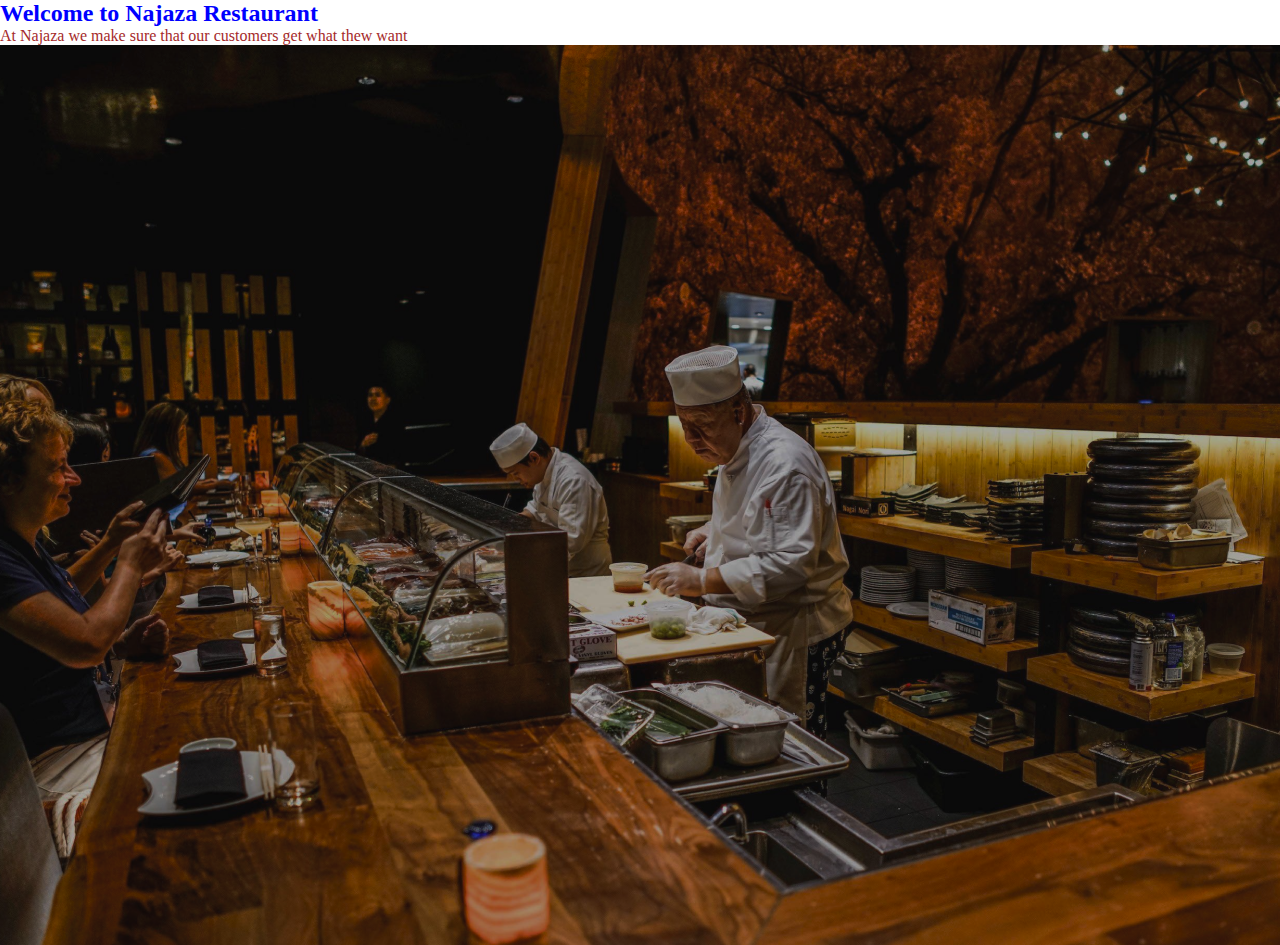
<file: index.html>
<!DOCTYPE html>
<html lang="en">
    <head>
        <meta charset="utf-8">
        <meta http-equiv="X-UA-Compatible" content="IE=edge">
        <title>Najaza Restaurant</title>
        <meta name="description" content="">
        <meta name="viewport" content="width=device-width, initial-scale=1">
        <link rel="stylesheet" href="index.css">
        <link rel="image" href="images.jpg">
    </head>
    <body>
        <div class="home-text">
                
            <h2 style="color: blue;">Welcome to Najaza Restaurant</h2>

            <p style="color:brown">At Najaza we make sure that our customers get what thew want</p>

        <main class="home">
            <div class="home-image">
                <img src="restaurant 1.png" alt="png">

             </div>


        </main>


    </body>
</html>
</file>
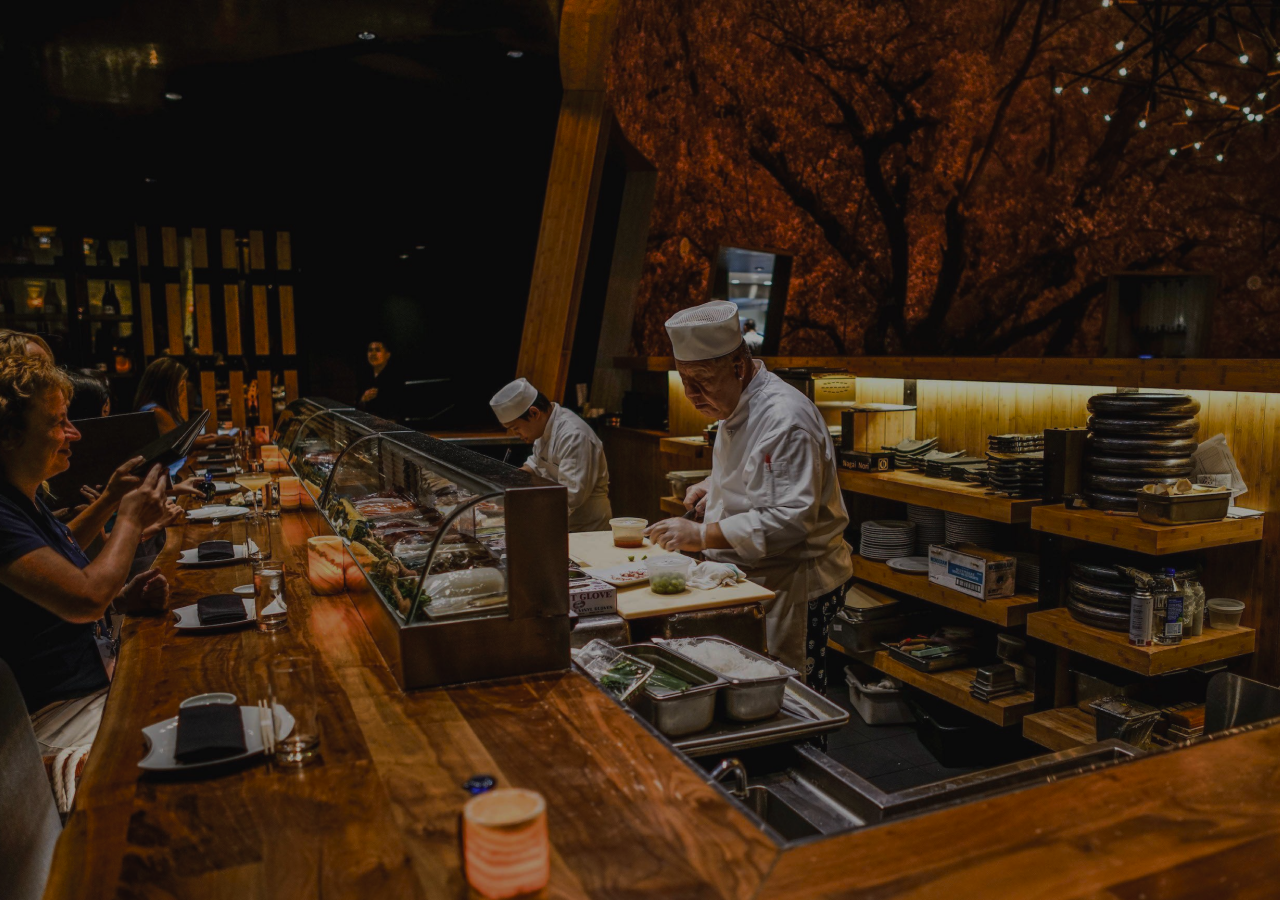
<file: menu.html>
<!DOCTYPE html>
<html>
    <head>
        <meta charset="utf-8">
        <meta http-equiv="X-UA-Compatible" content="IE=edge">
        <meta name="description" content="">
        <meta name="viewport" content="width=device-width, initial-scale=1">
        <link rel="stylesheet" href="menu.css">
        <title>Document</title>
    </head>
    <body>
        <main class="home">
            <div class="home-image">
                <img src="restaurant 1.png" alt="png">

                <div class="home-text">

                </div>

            </div>

        </main>
    </body>
</html>
</file>
<file: index.css>
*{
    margin: 0;
    padding: 0;
    box-sizing: border-box;
}

.body{
    background-image: url(images.jpg);
}

.home{
    position: relative;
}

.home-image{
    height: 100vh;
    overflow: hidden;
}
</file>
<file: menu.css>
*{
    padding: 0;
    margin: 0;
    box-sizing: border-box;
}

.home{
    position: relative;
}

.home-image{
    height: 100vh;
    overflow: hidden;
}
</file>
